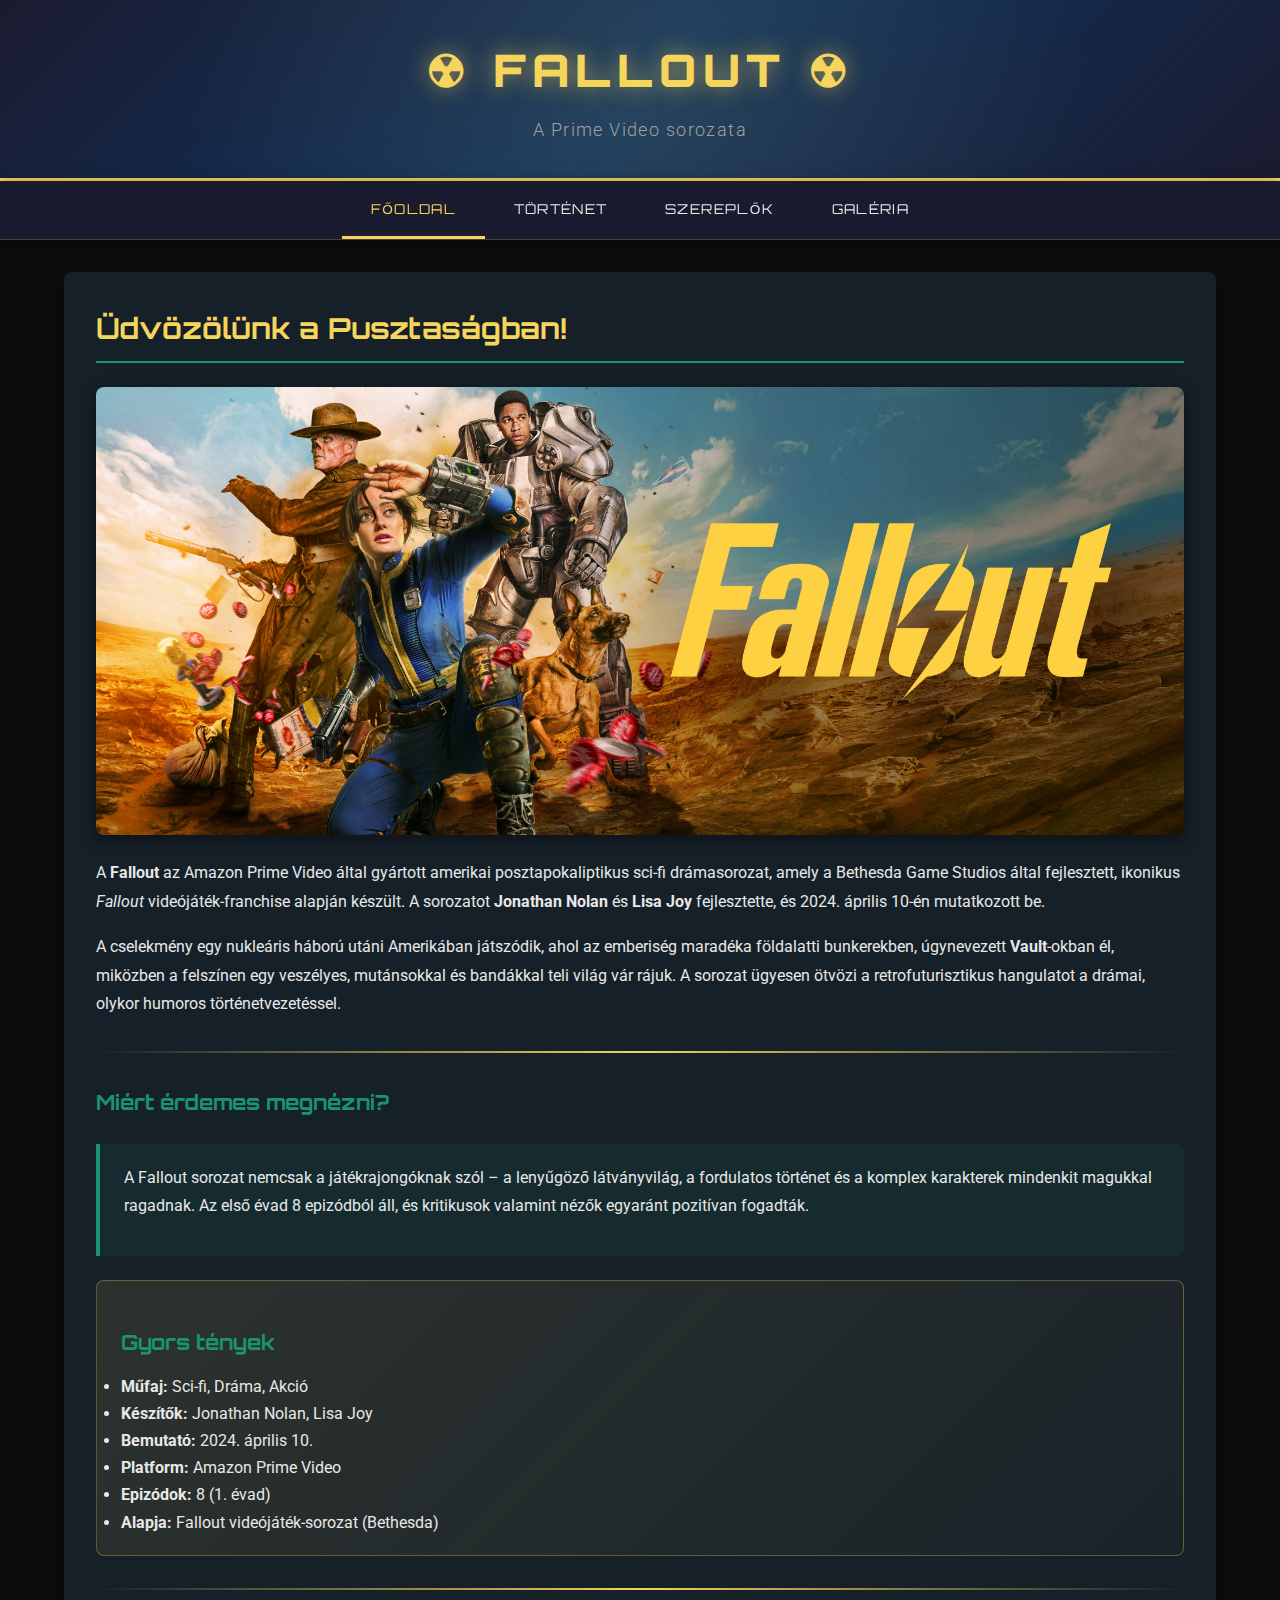
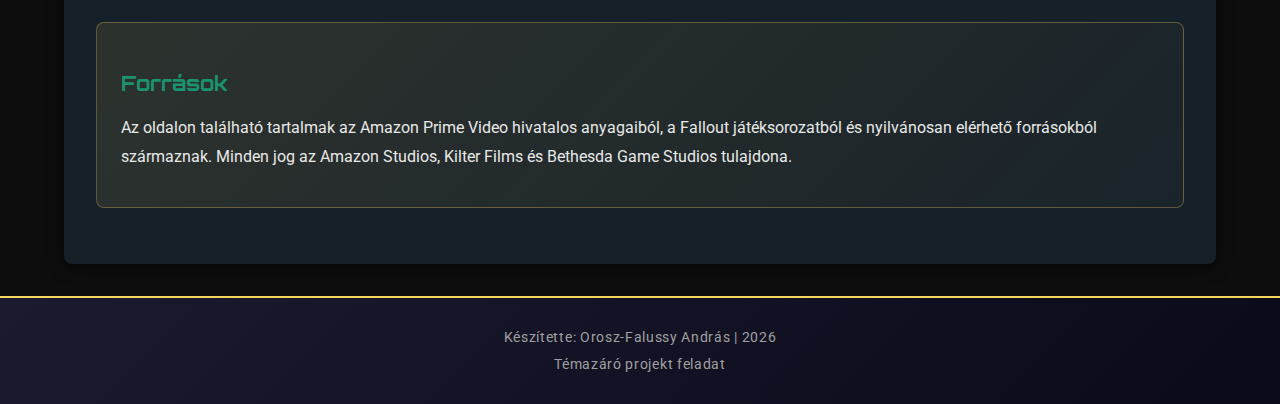
<file: index.html>
<!DOCTYPE html>
<html lang="hu">

<head>
    <meta charset="UTF-8">
    <meta name="viewport" content="width=device-width, initial-scale=1.0">
    <meta name="description"
        content="Fallout - Az Amazon Prime sorozat bemutató weboldala. Ismerd meg a posztapokaliptikus világot!">
    <title>Fallout – Amazon Prime Sorozat</title>
    <link rel="stylesheet" href="style.css">
</head>

<body>
    <div class="page-wrapper">

        <header>
            <h1>☢ FALLOUT ☢</h1>
            <p>A Prime Video sorozata</p>
        </header>

        <nav>
            <ul>
                <li><a href="index.html" class="active">Főoldal</a></li>
                <li>
                    <a href="tortenet.html">Történet</a>
                    <ul>
                        <li><a href="tortenet.html#bevezeto">Bevezető</a></li>
                        <li><a href="tortenet.html#epizodok">Epizódok</a></li>
                        <li><a href="tortenet.html#trailer">Trailer</a></li>
                    </ul>
                </li>
                <li>
                    <a href="szereplok.html">Szereplők</a>
                    <ul>
                        <li><a href="szereplok.html#fo-szereplok">Fő szereplők</a></li>
                        <li><a href="szereplok.html#mellekszereplok">Mellékszereplők</a></li>
                    </ul>
                </li>
                <li><a href="galeria.html">Galéria</a></li>
            </ul>
        </nav>

        <main>
            <h2>Üdvözölünk a Pusztaságban!</h2>

            <img src="kepek/hero.jpg" alt="Fallout sorozat borítókép" class="kep-center"
                style="width: 100%; max-height: 28rem; object-fit: cover;">

            <p>
                A <strong>Fallout</strong> az Amazon Prime Video által gyártott amerikai posztapokaliptikus
                sci-fi drámasorozat, amely a Bethesda Game Studios által fejlesztett, ikonikus
                <em>Fallout</em> videójáték-franchise alapján készült. A sorozatot <strong>Jonathan Nolan</strong>
                és <strong>Lisa Joy</strong> fejlesztette, és 2024. április 10-én mutatkozott be.
            </p>

            <p>
                A cselekmény egy nukleáris háború utáni Amerikában játszódik, ahol az emberiség
                maradéka földalatti bunkerekben, úgynevezett <strong>Vault</strong>-okban él, miközben
                a felszínen egy veszélyes, mutánsokkal és bandákkal teli világ vár rájuk.
                A sorozat ügyesen ötvözi a retrofuturisztikus hangulatot a drámai, olykor
                humoros történetvezetéssel.
            </p>

            <hr>

            <h3>Miért érdemes megnézni?</h3>

            <div class="info-box">
                <p>
                    A Fallout sorozat nemcsak a játékrajongóknak szól – a lenyűgöző látványvilág,
                    a fordulatos történet és a komplex karakterek mindenkit magukkal ragadnak.
                    Az első évad 8 epizódból áll, és kritikusok valamint nézők egyaránt pozitívan
                    fogadták.
                </p>
            </div>

            <div class="highlight-box">
                <h3>Gyors tények</h3>
                <ul>
                    <li><strong>Műfaj:</strong> Sci-fi, Dráma, Akció</li>
                    <li><strong>Készítők:</strong> Jonathan Nolan, Lisa Joy</li>
                    <li><strong>Bemutató:</strong> 2024. április 10.</li>
                    <li><strong>Platform:</strong> Amazon Prime Video</li>
                    <li><strong>Epizódok:</strong> 8 (1. évad)</li>
                    <li><strong>Alapja:</strong> Fallout videójáték-sorozat (Bethesda)</li>
                </ul>
            </div>

            <hr>

            <div class="highlight-box">
                <h3>Források</h3>
                <p>
                    Az oldalon található tartalmak az Amazon Prime Video hivatalos anyagaiból,
                    a Fallout játéksorozatból és nyilvánosan elérhető forrásokból származnak.
                    Minden jog az Amazon Studios, Kilter Films és Bethesda Game Studios tulajdona.
                </p>
            </div>

        </main>

        <footer>
            <p>Készítette: Orosz-Falussy András | 2026</p>
            <p>Témazáró projekt feladat</p>
        </footer>

    </div>
</body>

</html>
</file>
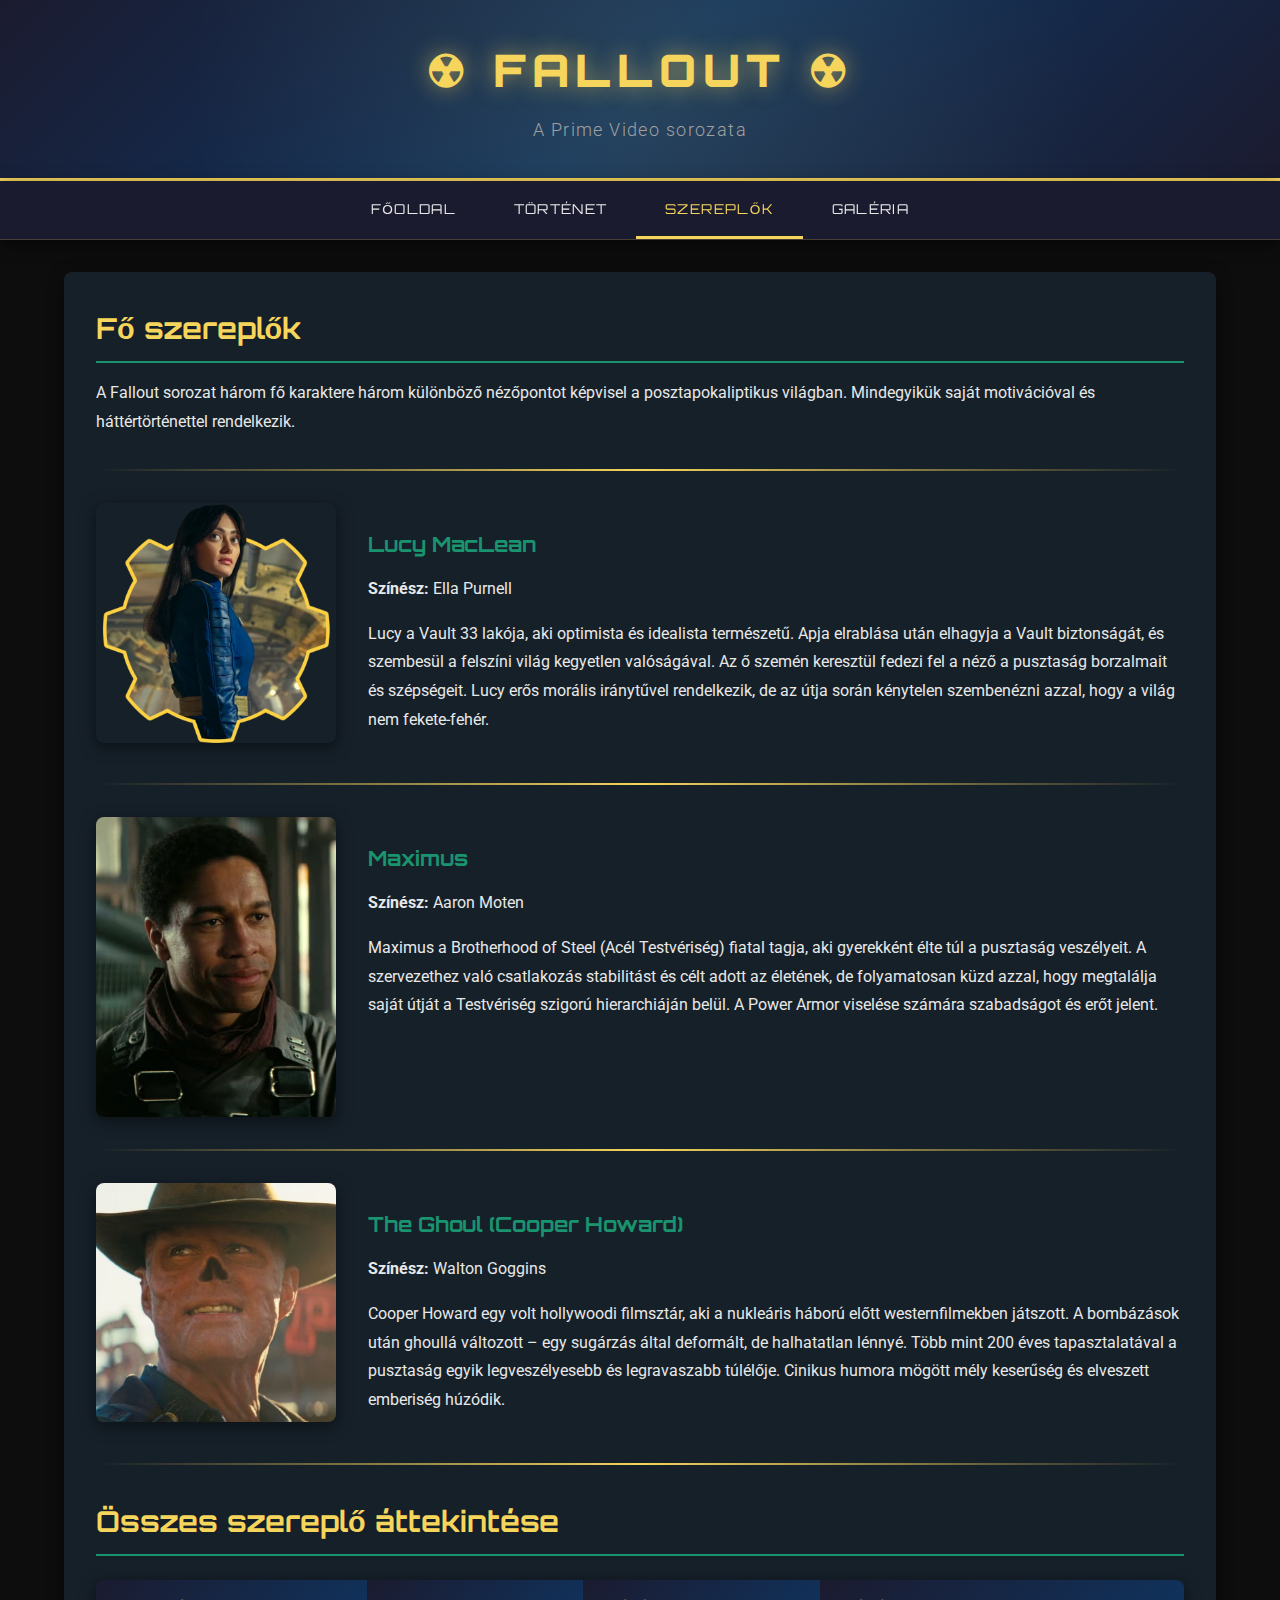
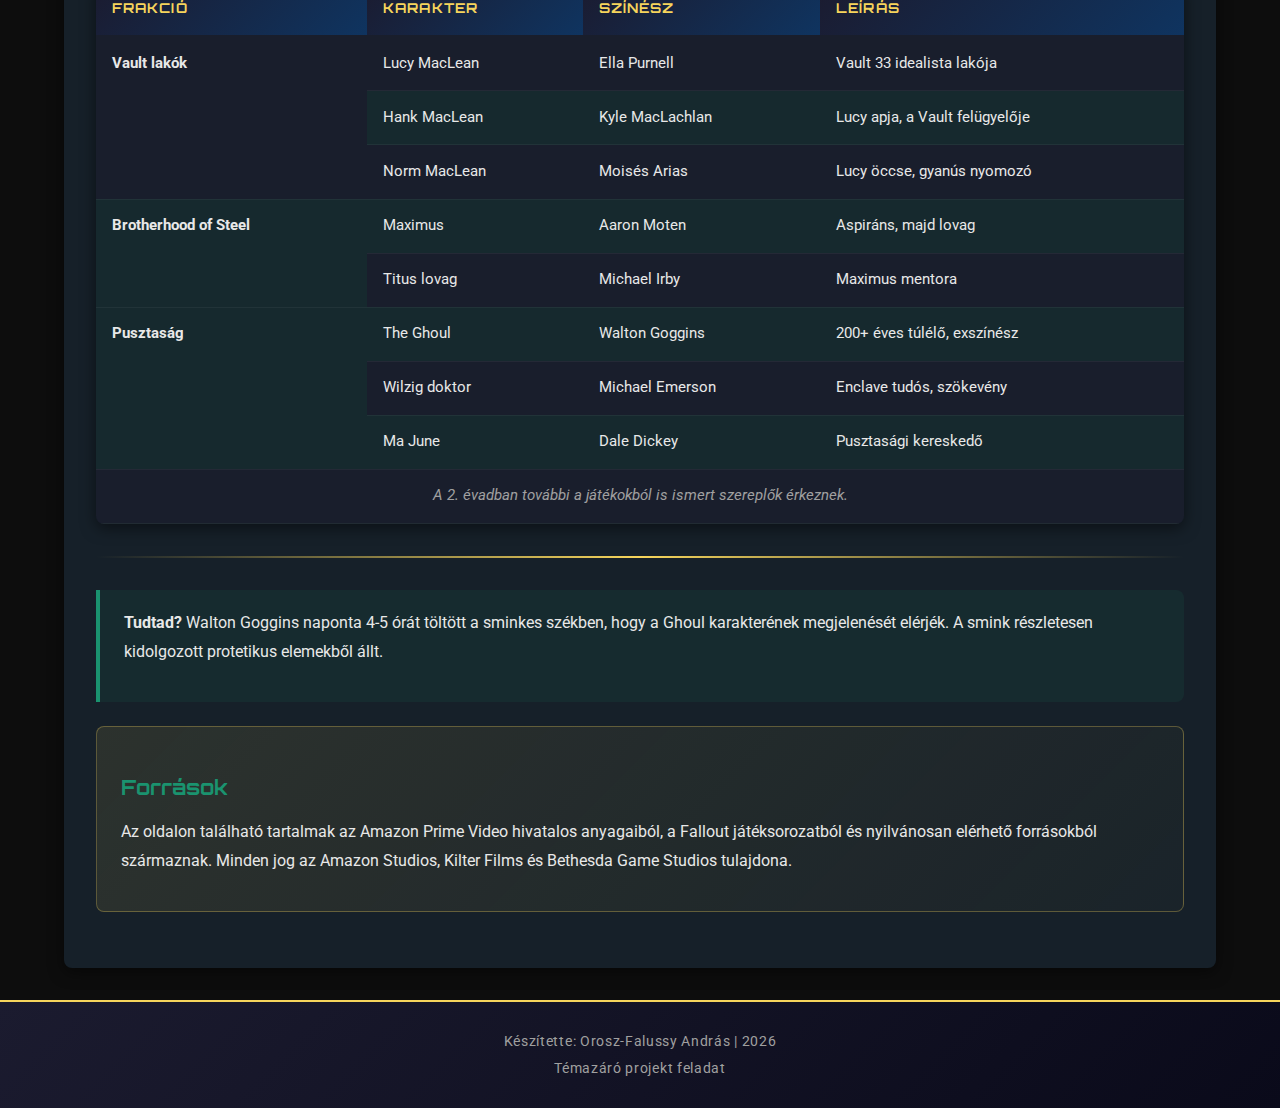
<file: szereplok.html>
<!DOCTYPE html>
<html lang="hu">

<head>
    <meta charset="UTF-8">
    <meta name="viewport" content="width=device-width, initial-scale=1.0">
    <meta name="description" content="A Fallout sorozat szereplői – Lucy, Maximus, The Ghoul és mások">
    <title>Szereplők – Fallout</title>
    <link rel="stylesheet" href="style.css">
</head>

<body>
    <div class="page-wrapper">

        <header>
            <h1>☢ FALLOUT ☢</h1>
            <p>A Prime Video sorozata</p>
        </header>

        <nav>
            <ul>
                <li><a href="index.html">Főoldal</a></li>
                <li>
                    <a href="tortenet.html">Történet</a>
                    <ul>
                        <li><a href="tortenet.html#bevezeto">Bevezető</a></li>
                        <li><a href="tortenet.html#epizodok">Epizódok</a></li>
                        <li><a href="tortenet.html#trailer">Trailer</a></li>
                    </ul>
                </li>
                <li>
                    <a href="szereplok.html" class="active">Szereplők</a>
                    <ul>
                        <li><a href="#fo-szereplok">Fő szereplők</a></li>
                        <li><a href="#mellekszereplok">Mellékszereplők</a></li>
                    </ul>
                </li>
                <li><a href="galeria.html">Galéria</a></li>
            </ul>
        </nav>

        <main>
            <h2 id="fo-szereplok">Fő szereplők</h2>

            <p>
                A Fallout sorozat három fő karaktere három különböző nézőpontot képvisel
                a posztapokaliptikus világban. Mindegyikük saját motivációval és háttértörténettel rendelkezik.
            </p>

            <hr>

            <div class="flex-section">
                <img src="kepek/lucy.png" alt="Lucy MacLean" width="240" height="320">
                <div class="text-content">
                    <h3>Lucy MacLean</h3>
                    <p><strong>Színész:</strong> Ella Purnell</p>
                    <p>
                        Lucy a Vault 33 lakója, aki optimista és idealista természetű. Apja
                        elrablása után elhagyja a Vault biztonságát, és szembesül a felszíni
                        világ kegyetlen valóságával. Az ő szemén keresztül fedezi fel a néző
                        a pusztaság borzalmait és szépségeit. Lucy erős morális iránytűvel rendelkezik,
                        de az útja során kénytelen szembenézni azzal, hogy a világ nem fekete-fehér.
                    </p>
                </div>
            </div>

            <hr>

            <div class="flex-section">
                <img src="kepek/maximus.png" alt="Maximus" width="240" height="320">
                <div class="text-content">
                    <h3>Maximus</h3>
                    <p><strong>Színész:</strong> Aaron Moten</p>
                    <p>
                        Maximus a Brotherhood of Steel (Acél Testvériség) fiatal tagja, aki
                        gyerekként élte túl a pusztaság veszélyeit. A szervezethez való csatlakozás
                        stabilitást és célt adott az életének, de folyamatosan küzd azzal, hogy
                        megtalálja saját útját a Testvériség szigorú hierarchiáján belül.
                        A Power Armor viselése számára szabadságot és erőt jelent.
                    </p>
                </div>
            </div>

            <hr>

            <div class="flex-section">
                <img src="kepek/ghoul.png" alt="The Ghoul" width="240" height="320">
                <div class="text-content">
                    <h3>The Ghoul (Cooper Howard)</h3>
                    <p><strong>Színész:</strong> Walton Goggins</p>
                    <p>
                        Cooper Howard egy volt hollywoodi filmsztár, aki a nukleáris háború
                        előtt westernfilmekben játszott. A bombázások után ghoullá változott –
                        egy sugárzás által deformált, de halhatatlan lénnyé. Több mint 200
                        éves tapasztalatával a pusztaság egyik legveszélyesebb és legravaszabb
                        túlélője. Cinikus humora mögött mély keserűség és elveszett emberiség húzódik.
                    </p>
                </div>
            </div>

            <hr>

            <h2 id="mellekszereplok">Összes szereplő áttekintése</h2>

            <table>
                <thead>
                    <tr>
                        <th>Frakció</th>
                        <th>Karakter</th>
                        <th>Színész</th>
                        <th>Leírás</th>
                    </tr>
                </thead>
                <tbody>
                    <tr>
                        <td rowspan="3"><strong>Vault lakók</strong></td>
                        <td>Lucy MacLean</td>
                        <td>Ella Purnell</td>
                        <td>Vault 33 idealista lakója</td>
                    </tr>
                    <tr>
                        <td>Hank MacLean</td>
                        <td>Kyle MacLachlan</td>
                        <td>Lucy apja, a Vault felügyelője</td>
                    </tr>
                    <tr>
                        <td>Norm MacLean</td>
                        <td>Moisés Arias</td>
                        <td>Lucy öccse, gyanús nyomozó</td>
                    </tr>

                    <tr>
                        <td rowspan="2"><strong>Brotherhood of Steel</strong></td>
                        <td>Maximus</td>
                        <td>Aaron Moten</td>
                        <td>Aspiráns, majd lovag</td>
                    </tr>
                    <tr>
                        <td>Titus lovag</td>
                        <td>Michael Irby</td>
                        <td>Maximus mentora</td>
                    </tr>

                    <tr>
                        <td rowspan="3"><strong>Pusztaság</strong></td>
                        <td>The Ghoul</td>
                        <td>Walton Goggins</td>
                        <td>200+ éves túlélő, exszínész</td>
                    </tr>
                    <tr>
                        <td>Wilzig doktor</td>
                        <td>Michael Emerson</td>
                        <td>Enclave tudós, szökevény</td>
                    </tr>
                    <tr>
                        <td>Ma June</td>
                        <td>Dale Dickey</td>
                        <td>Pusztasági kereskedő</td>
                    </tr>

                    <tr>
                        <td colspan="4" style="text-align: center; font-style: italic; color: var(--text-muted);">
                            A 2. évadban további a játékokból is ismert szereplők érkeznek.
                        </td>
                    </tr>
                </tbody>
            </table>

            <hr>

            <div class="info-box">
                <p>
                    <strong>Tudtad?</strong> Walton Goggins naponta 4-5 órát töltött a sminkes
                    székben, hogy a Ghoul karakterének megjelenését elérjék. A smink részletesen
                    kidolgozott protetikus elemekből állt.
                </p>
            </div>

            <div class="highlight-box">
                <h3>Források</h3>
                <p>
                    Az oldalon található tartalmak az Amazon Prime Video hivatalos anyagaiból,
                    a Fallout játéksorozatból és nyilvánosan elérhető forrásokból származnak.
                    Minden jog az Amazon Studios, Kilter Films és Bethesda Game Studios tulajdona.
                </p>
            </div>

        </main>

        <footer>
            <p>Készítette: Orosz-Falussy András | 2026</p>
            <p>Témazáró projekt feladat</p>
        </footer>

    </div>
</body>


</html>
</file>
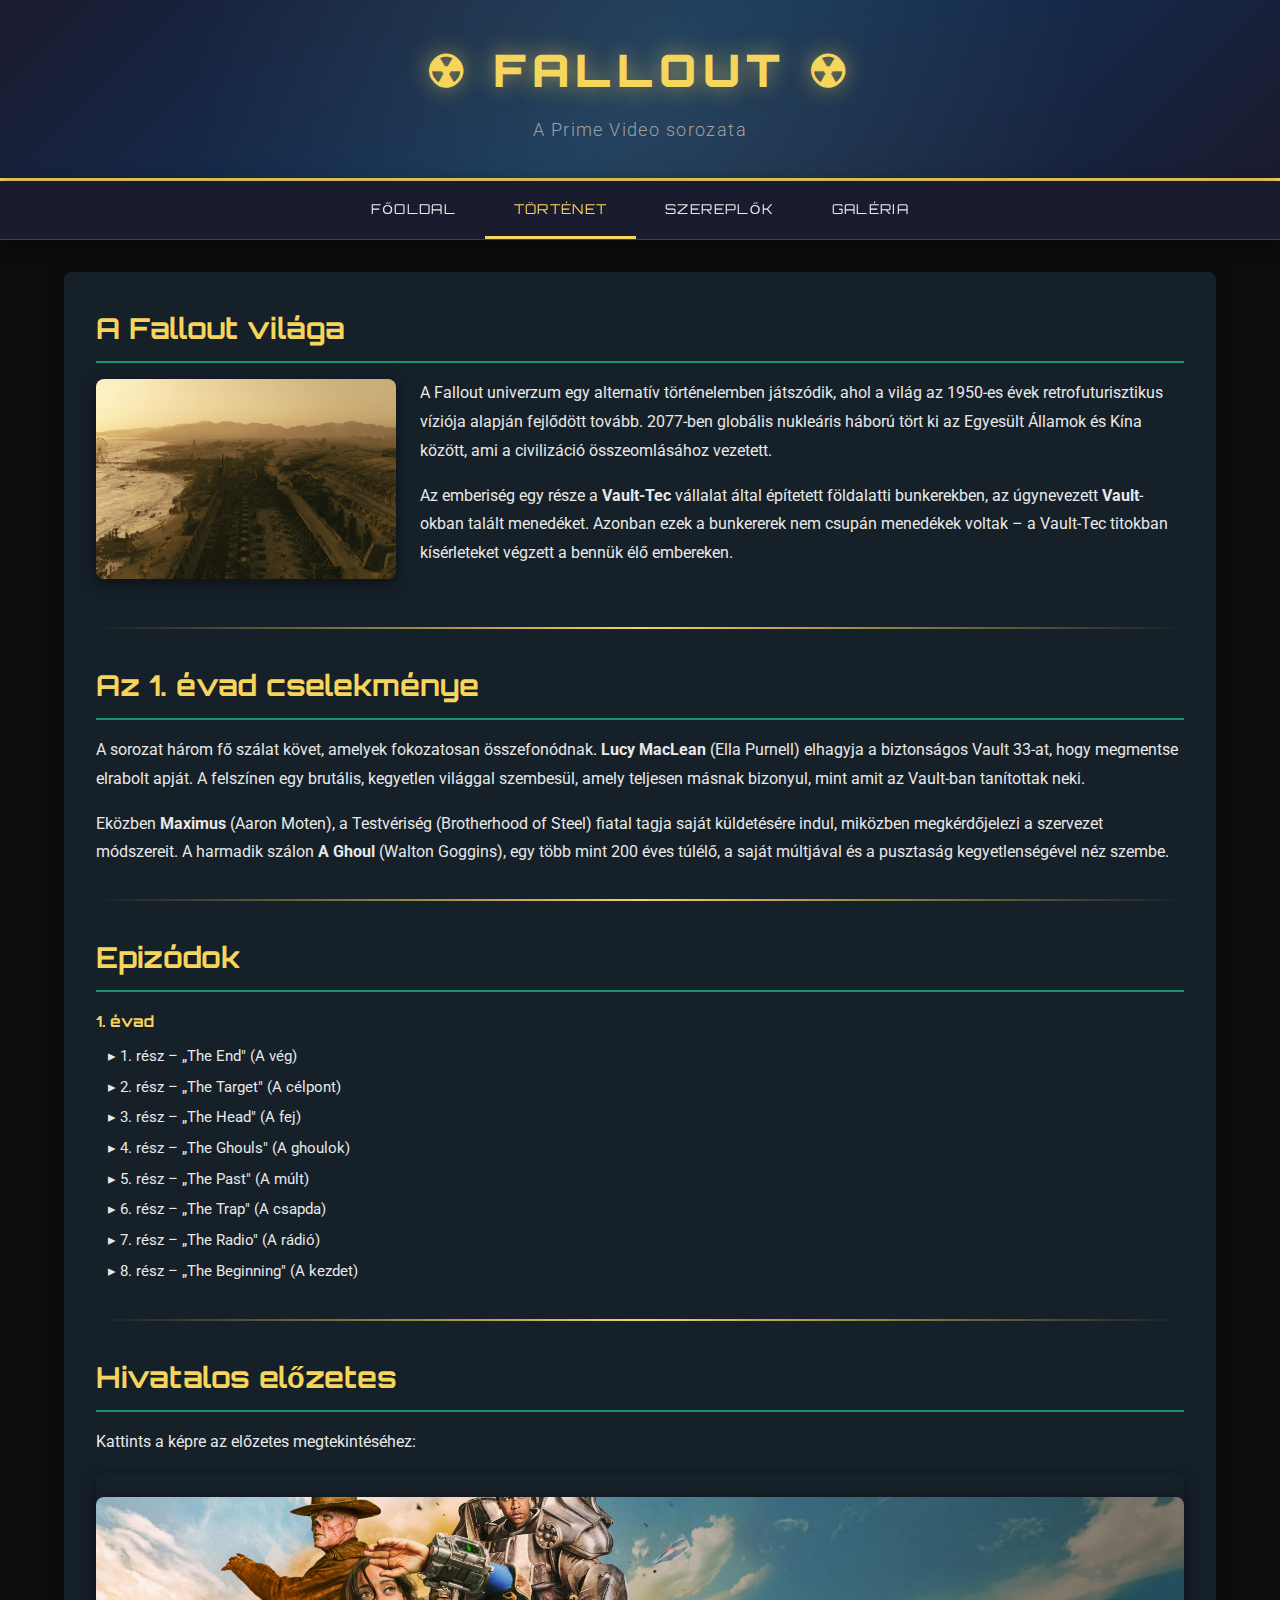
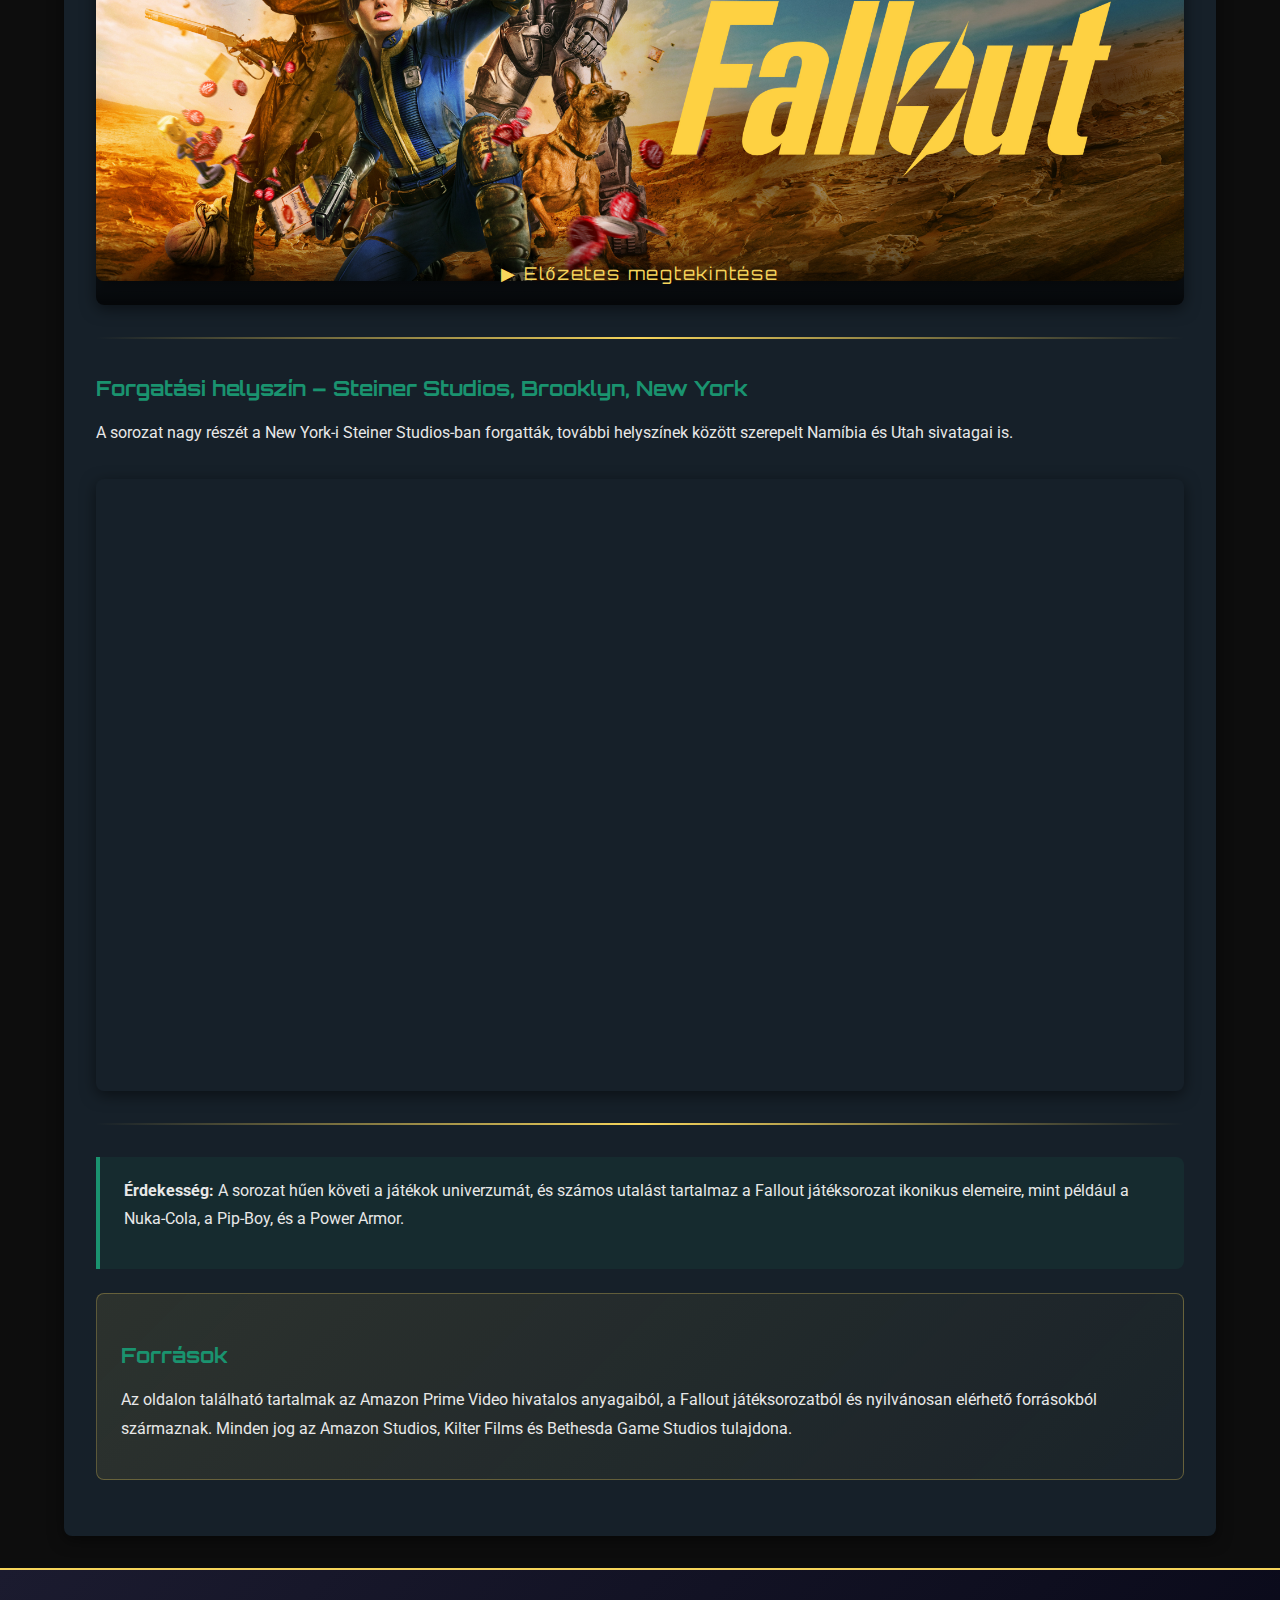
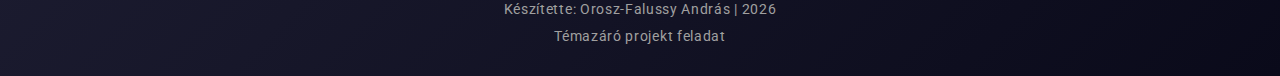
<file: tortenet.html>
<!DOCTYPE html>
<html lang="hu">

<head>
    <meta charset="UTF-8">
    <meta name="viewport" content="width=device-width, initial-scale=1.0">
    <meta name="description" content="A Fallout sorozat cselekménye és epizódjai – Amazon Prime Video">
    <title>Történet – Fallout</title>
    <link rel="stylesheet" href="style.css">
</head>

<body>
    <div class="page-wrapper">

        <header>
            <h1>☢ FALLOUT ☢</h1>
            <p>A Prime Video sorozata</p>
        </header>

        <nav>
            <ul>
                <li><a href="index.html">Főoldal</a></li>
                <li>
                    <a href="tortenet.html" class="active">Történet</a>
                    <ul>
                        <li><a href="#bevezeto">Bevezető</a></li>
                        <li><a href="#epizodok">Epizódok</a></li>
                        <li><a href="#trailer">Trailer</a></li>
                    </ul>
                </li>
                <li>
                    <a href="szereplok.html">Szereplők</a>
                    <ul>
                        <li><a href="szereplok.html#fo-szereplok">Fő szereplők</a></li>
                        <li><a href="szereplok.html#mellekszereplok">Mellékszereplők</a></li>
                    </ul>
                </li>
                <li><a href="galeria.html">Galéria</a></li>
            </ul>
        </nav>

        <main>
            <h2 id="bevezeto">A Fallout világa</h2>

            <div class="clearfix">
                <img src="kepek/pusztasag.jpg" alt="Fallout pusztaság" class="kep-balra" width="300" height="200">

                <p>
                    A Fallout univerzum egy alternatív történelemben játszódik, ahol a világ az 1950-es évek
                    retrofuturisztikus víziója alapján fejlődött tovább. 2077-ben globális nukleáris háború
                    tört ki az Egyesült Államok és Kína között, ami a civilizáció összeomlásához vezetett.
                </p>

                <p>
                    Az emberiség egy része a <strong>Vault-Tec</strong> vállalat által építetett földalatti
                    bunkerekben, az úgynevezett <strong>Vault</strong>-okban talált menedéket. Azonban ezek
                    a bunkererek nem csupán menedékek voltak – a Vault-Tec titokban kísérleteket végzett
                    a bennük élő embereken.
                </p>
            </div>

            <hr>

            <h2>Az 1. évad cselekménye</h2>

            <p>
                A sorozat három fő szálat követ, amelyek fokozatosan összefonódnak. <strong>Lucy MacLean</strong>
                (Ella Purnell) elhagyja a biztonságos Vault 33-at, hogy megmentse elrabolt apját.
                A felszínen egy brutális, kegyetlen világgal szembesül, amely teljesen másnak
                bizonyul, mint amit az Vault-ban tanítottak neki.
            </p>

            <p>
                Eközben <strong>Maximus</strong> (Aaron Moten), a Testvériség (Brotherhood of Steel)
                fiatal tagja saját küldetésére indul, miközben megkérdőjelezi a szervezet
                módszereit. A harmadik szálon <strong>A Ghoul</strong> (Walton Goggins), egy több
                mint 200 éves túlélő, a saját múltjával és a pusztaság kegyetlenségével néz szembe.
            </p>

            <hr>

            <h2 id="epizodok">Epizódok</h2>

            <div class="lista-container">
                <ol>
                    <li>
                        <ul>
                            <li>1. rész – „The End" (A vég)</li>
                            <li>2. rész – „The Target" (A célpont)</li>
                            <li>3. rész – „The Head" (A fej)</li>
                            <li>4. rész – „The Ghouls" (A ghoulok)</li>
                            <li>5. rész – „The Past" (A múlt)</li>
                            <li>6. rész – „The Trap" (A csapda)</li>
                            <li>7. rész – „The Radio" (A rádió)</li>
                            <li>8. rész – „The Beginning" (A kezdet)</li>
                        </ul>
                    </li>
                </ol>
            </div>

            <hr>

            <h2 id="trailer">Hivatalos előzetes</h2>

            <p>Kattints a képre az előzetes megtekintéséhez:</p>

            <a href="https://www.youtube.com/watch?v=0kQ8i2FpRDk" target="_blank" class="trailer-link">
                <img src="kepek/hero.jpg" alt="Fallout – Hivatalos Trailer" class="kep-center"
                    style="width: 100%; max-height: 24rem; object-fit: cover;">
                <div class="trailer-play">▶ Előzetes megtekintése</div>
            </a>

            <hr>

            <h3>Forgatási helyszín – Steiner Studios, Brooklyn, New York</h3>
            <p>A sorozat nagy részét a New York-i Steiner Studios-ban forgatták, további helyszínek között
                szerepelt Namíbia és Utah sivatagai is.</p>

            <div class="video-container">
                <iframe
                    src="https://www.google.com/maps/embed?pb=!1m18!1m12!1m3!1d3027.2!2d-73.972!3d40.6652!2m3!1f0!2f0!3f0!3m2!1i1024!2i768!4f13.1!3m3!1m2!1s0x89c25a4b7e3b8e5d%3A0x6e3b8e5d7e3b8e5d!2sSteiner%20Studios!5e0!3m2!1sen!2sus!4v1700000000000"
                    title="Fallout forgatási helyszín – Steiner Studios" allowfullscreen loading="lazy">
                </iframe>
            </div>

            <hr>

            <div class="info-box">
                <p>
                    <strong>Érdekesség:</strong> A sorozat hűen követi a játékok univerzumát, és számos
                    utalást tartalmaz a Fallout játéksorozat ikonikus elemeire, mint például a Nuka-Cola,
                    a Pip-Boy, és a Power Armor.
                </p>
            </div>

            <div class="highlight-box">
                <h3>Források</h3>
                <p>
                    Az oldalon található tartalmak az Amazon Prime Video hivatalos anyagaiból,
                    a Fallout játéksorozatból és nyilvánosan elérhető forrásokból származnak.
                    Minden jog az Amazon Studios, Kilter Films és Bethesda Game Studios tulajdona.
                </p>
            </div>
        </main>

        <footer>
            <p>Készítette: Orosz-Falussy András | 2026</p>
            <p>Témazáró projekt feladat</p>
        </footer>

    </div>
</body>

</html>
</file>
<file: style.css>
@import url('https://fonts.googleapis.com/css2?family=Orbitron:wght@400;700;900&family=Roboto:wght@300;400;700&display=swap');

:root {
    --primary: #1B1B2F;
    --secondary: #1A936F;
    --accent: #F6D55C;
    --bg: #0D0D0D;
    --bg-light: #162029;
    --text: #E8E8E8;
    --text-muted: #A0A0A0;
    --danger: #C44536;
    --shadow: 0 4px 15px rgba(0, 0, 0, 0.5);
    --shadow-hover: 0 8px 25px rgba(246, 213, 92, 0.3);
    --font-heading: 'Orbitron', sans-serif;
    --font-body: 'Roboto', sans-serif;
    --border-radius: 8px;
    --transition-speed: 0.3s;
}

* {
    margin: 0;
    padding: 0;
    box-sizing: border-box;
}

html {
    font-size: 16px;
    scroll-behavior: smooth;
}

body {
    font-family: var(--font-body);
    background-color: var(--bg);
    color: var(--text);
    line-height: 1.7;
    min-height: 100vh;
}

.page-wrapper {
    display: grid;
    grid-template-rows: auto auto 1fr auto;
    grid-template-columns: 1fr;
    min-height: 100vh;
}

header {
    background: linear-gradient(135deg, var(--primary) 0%, #0f3460 50%, var(--primary) 100%);
    padding: 2rem 1rem;
    text-align: center;
    position: relative;
    overflow: hidden;
    border-bottom: 3px solid var(--accent);
}

header::before {
    content: '';
    position: absolute;
    top: 0;
    left: 0;
    width: 100%;
    height: 100%;
    background: radial-gradient(circle at 50% 50%, rgba(246, 213, 92, 0.1) 0%, transparent 70%);
    animation: headerPulse 4s ease-in-out infinite;
}

header h1 {
    font-family: var(--font-heading);
    font-size: 2.8rem;
    font-weight: 900;
    color: var(--accent);
    text-shadow: 0 0 20px rgba(246, 213, 92, 0.5), 0 0 40px rgba(246, 213, 92, 0.2);
    letter-spacing: 0.15em;
    position: relative;
    z-index: 1;
    animation: titleGlow 3s ease-in-out infinite alternate;
}

header p {
    font-family: var(--font-body);
    font-size: 1.1rem;
    color: var(--text-muted);
    margin-top: 0.5rem;
    position: relative;
    z-index: 1;
    font-weight: 300;
    letter-spacing: 0.08em;
}

@keyframes headerPulse {

    0%,
    100% {
        opacity: 0.5;
        transform: scale(1);
    }

    50% {
        opacity: 1;
        transform: scale(1.05);
    }
}

@keyframes titleGlow {
    0% {
        text-shadow: 0 0 20px rgba(246, 213, 92, 0.5), 0 0 40px rgba(246, 213, 92, 0.2);
    }

    100% {
        text-shadow: 0 0 30px rgba(246, 213, 92, 0.8), 0 0 60px rgba(246, 213, 92, 0.4), 0 0 80px rgba(246, 213, 92, 0.2);
    }
}

nav {
    background-color: var(--primary);
    position: sticky;
    top: 0;
    z-index: 1000;
    box-shadow: var(--shadow);
    border-bottom: 1px solid rgba(246, 213, 92, 0.2);
}

nav ul {
    list-style: none;
    display: flex;
    justify-content: center;
    padding: 0;
    margin: 0;
}

nav>ul>li {
    position: relative;
}

nav ul li a {
    display: block;
    padding: 1rem 1.8rem;
    color: var(--text);
    text-decoration: none;
    font-family: var(--font-heading);
    font-size: 0.85rem;
    letter-spacing: 0.1em;
    text-transform: uppercase;
    transition: background-color var(--transition-speed), color var(--transition-speed);
}

nav ul li a:hover {
    background-color: var(--secondary);
    color: var(--bg);
}

nav ul li a:visited {
    color: var(--text-muted);
}

nav ul li a:hover {
    color: var(--bg);
}

nav ul li a.active {
    border-bottom: 3px solid var(--accent);
    color: var(--accent);
}

nav ul li ul {
    display: block;
    position: absolute;
    top: 100%;
    left: 0;
    background-color: var(--primary);
    min-width: 12.5rem;
    box-shadow: var(--shadow);
    border-top: 2px solid var(--accent);
    opacity: 0;
    visibility: hidden;
    transform: translateY(-10px);
    transition: opacity var(--transition-speed) ease,
        visibility var(--transition-speed) ease,
        transform var(--transition-speed) ease;
    z-index: 999;
}

nav ul li:hover>ul {
    opacity: 1;
    visibility: visible;
    transform: translateY(0);
}

nav ul li ul li a {
    padding: 0.75rem 1.5rem;
    font-size: 0.8rem;
    border-bottom: 1px solid rgba(255, 255, 255, 0.05);
}

nav ul li ul li a:hover {
    background-color: rgba(26, 147, 111, 0.8);
    padding-left: 2rem;
}

main {
    max-width: 75rem;
    width: 90%;
    margin: 2rem auto;
    padding: 2rem;
    background-color: var(--bg-light);
    border-radius: var(--border-radius);
    box-shadow: var(--shadow);
}

h1,
h2,
h3,
h4 {
    font-family: var(--font-heading);
    color: var(--accent);
}

main h2 {
    font-size: 1.8rem;
    margin-bottom: 1rem;
    padding-bottom: 0.5rem;
    border-bottom: 2px solid var(--secondary);
}

main h3 {
    font-size: 1.3rem;
    margin: 1.5rem 0 0.8rem;
    color: var(--secondary);
}

main p {
    margin-bottom: 1rem;
    font-size: 1rem;
    line-height: 1.8;
    color: var(--text);
}

hr {
    border: none;
    height: 2px;
    background: linear-gradient(to right, transparent, var(--accent), transparent);
    margin: 2rem 0;
}

.kep-balra {
    float: left;
    margin: 0 1.5rem 1rem 0;
    max-width: 18.75rem;
    border-radius: var(--border-radius);
    box-shadow: var(--shadow);
    transition: box-shadow var(--transition-speed);
}

.kep-jobbra {
    float: right;
    margin: 0 0 1rem 1.5rem;
    max-width: 18.75rem;
    border-radius: var(--border-radius);
    box-shadow: var(--shadow);
    transition: box-shadow var(--transition-speed);
}

.kep-balra:hover,
.kep-jobbra:hover {
    box-shadow: var(--shadow-hover);
}

.kep-center {
    display: block;
    margin: 1.5rem auto;
    max-width: 100%;
    border-radius: var(--border-radius);
    box-shadow: var(--shadow);
}

.clearfix::after {
    content: '';
    display: table;
    clear: both;
}

a {
    color: var(--secondary);
    text-decoration: none;
    transition: color var(--transition-speed);
}

a:hover {
    color: var(--accent);
    text-decoration: underline;
}

a:visited {
    color: #6c9a8b;
}

a:active {
    color: var(--danger);
}

table {
    width: 100%;
    border-collapse: collapse;
    margin: 1.5rem 0;
    font-size: 0.95rem;
    box-shadow: var(--shadow);
    border-radius: var(--border-radius);
    overflow: hidden;
}

table thead th {
    background: linear-gradient(135deg, var(--primary), #0f3460);
    color: var(--accent);
    font-family: var(--font-heading);
    font-size: 0.85rem;
    letter-spacing: 0.08em;
    padding: 1rem;
    text-align: left;
    text-transform: uppercase;
}

table tbody td {
    padding: 0.85rem 1rem;
    border-bottom: 1px solid rgba(255, 255, 255, 0.05);
    vertical-align: top;
}

table tbody tr:nth-child(even) {
    background-color: rgba(26, 147, 111, 0.08);
}

table tbody tr:nth-child(odd) {
    background-color: rgba(27, 27, 47, 0.5);
}

table tbody tr:hover {
    background-color: rgba(26, 147, 111, 0.2);
    transition: background-color var(--transition-speed);
}

table tbody tr:first-child td {
    padding-top: 1rem;
}

.lista-container ul,
.lista-container ol {
    margin-left: 1.5rem;
    margin-bottom: 0.5rem;
}

.lista-container>ol {
    margin-left: 0;
    counter-reset: season;
}

.lista-container>ol>li {
    font-weight: 700;
    color: var(--accent);
    margin-bottom: 0.8rem;
    list-style: none;
    counter-increment: season;
}

.lista-container>ol>li::before {
    content: counter(season) ". évad";
    font-family: var(--font-heading);
    font-size: 0.95rem;
    margin-right: 0.5rem;
}

.lista-container>ol>li>ul {
    margin-top: 0.4rem;
}

.lista-container>ol>li>ul>li {
    font-weight: 400;
    color: var(--text);
    font-size: 0.95rem;
    list-style-type: "▸ ";
    padding: 0.15rem 0;
}

.video-container {
    position: relative;
    width: 100%;
    padding-bottom: 56.25%;
    margin: 2rem 0;
    border-radius: var(--border-radius);
    overflow: hidden;
    box-shadow: var(--shadow);
}

.video-container iframe {
    position: absolute;
    top: 0;
    left: 0;
    width: 100%;
    height: 100%;
    border: none;
}

.gallery {
    display: flex;
    flex-wrap: wrap;
    gap: 1.2rem;
    justify-content: center;
    padding: 1rem 0;
}

.gallery-item {
    flex: 1 1 18rem;
    max-width: 22rem;
    background-color: var(--primary);
    border-radius: var(--border-radius);
    overflow: hidden;
    box-shadow: var(--shadow);
    transition: transform var(--transition-speed), box-shadow var(--transition-speed);
    cursor: pointer;
}

.gallery-item:hover {
    transform: translateY(-5px) scale(1.02);
    box-shadow: var(--shadow-hover);
}

.gallery-item img {
    width: 100%;
    height: 14rem;
    object-fit: cover;
    display: block;
    transition: opacity var(--transition-speed);
}

.gallery-item:hover img {
    opacity: 0.85;
}

.gallery-item .caption {
    padding: 0.8rem 1rem;
    font-size: 0.9rem;
    color: var(--text-muted);
    text-align: center;
    font-family: var(--font-heading);
    font-size: 0.75rem;
    letter-spacing: 0.05em;
}

.flex-section {
    display: flex;
    gap: 2rem;
    align-items: flex-start;
    margin: 1.5rem 0;
}

.flex-section img {
    width: 15rem;
    height: auto;
    border-radius: var(--border-radius);
    box-shadow: var(--shadow);
    flex-shrink: 0;
}

.flex-section .text-content {
    flex: 1;
}

footer {
    background: linear-gradient(135deg, var(--primary), #0a0a1a);
    text-align: center;
    padding: 1.5rem;
    border-top: 2px solid var(--accent);
    font-size: 0.85rem;
    color: var(--text-muted);
    letter-spacing: 0.05em;
}

footer p {
    margin: 0.25rem 0;
}

footer a {
    color: var(--accent);
}

.info-box {
    background-color: rgba(26, 147, 111, 0.1);
    border-left: 4px solid var(--secondary);
    padding: 1.2rem 1.5rem;
    margin: 1.5rem 0;
    border-radius: 0 var(--border-radius) var(--border-radius) 0;
}

.highlight-box {
    background: linear-gradient(135deg, rgba(246, 213, 92, 0.1), rgba(246, 213, 92, 0.02));
    border: 1px solid rgba(246, 213, 92, 0.3);
    padding: 1.2rem 1.5rem;
    margin: 1.5rem 0;
    border-radius: var(--border-radius);
}

.trailer-link {
    display: block;
    position: relative;
    text-decoration: none;
    border-radius: var(--border-radius);
    overflow: hidden;
    box-shadow: var(--shadow);
    transition: box-shadow var(--transition-speed), transform var(--transition-speed);
}

.trailer-link:hover {
    box-shadow: var(--shadow-hover);
    transform: scale(1.01);
    text-decoration: none;
}

.trailer-link:hover img {
    opacity: 0.7;
}

.trailer-play {
    position: absolute;
    bottom: 0;
    left: 0;
    width: 100%;
    background: linear-gradient(transparent, rgba(0, 0, 0, 0.8));
    color: var(--accent);
    font-family: var(--font-heading);
    font-size: 1.1rem;
    letter-spacing: 0.1em;
    text-align: center;
    padding: 2rem 1rem 1rem;
    transition: padding var(--transition-speed);
}

.trailer-link:hover .trailer-play {
    padding-bottom: 1.5rem;
}

@media screen and (max-width: 1024px) {
    header h1 {
        font-size: 2.2rem;
    }

    main {
        width: 95%;
        padding: 1.5rem;
    }

    nav ul li a {
        padding: 0.8rem 1.2rem;
        font-size: 0.78rem;
    }

    .flex-section {
        flex-direction: column;
        align-items: center;
    }

    .flex-section img {
        width: 100%;
        max-width: 25rem;
    }

    .gallery-item {
        flex: 1 1 15rem;
    }
}

@media screen and (max-width: 768px) {
    html {
        font-size: 14px;
    }

    header h1 {
        font-size: 1.6rem;
        letter-spacing: 0.08em;
    }

    header p {
        font-size: 0.9rem;
    }

    nav ul {
        flex-direction: column;
        align-items: stretch;
    }

    nav ul li a {
        padding: 0.75rem 1rem;
        text-align: center;
        border-bottom: 1px solid rgba(255, 255, 255, 0.05);
    }

    nav ul li ul {
        position: static;
        opacity: 1;
        visibility: visible;
        transform: none;
        box-shadow: none;
        border-top: none;
        background-color: rgba(27, 27, 47, 0.8);
    }

    nav ul li ul li a {
        padding-left: 2rem;
        font-size: 0.75rem;
    }

    main {
        width: 98%;
        padding: 1rem;
        margin: 1rem auto;
    }

    main h2 {
        font-size: 1.4rem;
    }

    .kep-balra,
    .kep-jobbra {
        float: none;
        display: block;
        margin: 1rem auto;
        max-width: 100%;
    }

    table {
        font-size: 0.8rem;
    }

    table thead th,
    table tbody td {
        padding: 0.6rem;
    }

    .gallery-item {
        flex: 1 1 100%;
        max-width: 100%;
    }

    .flex-section {
        flex-direction: column;
    }

    .flex-section img {
        width: 100%;
    }

    .video-container {
        margin: 1rem 0;
    }
}

@media screen and (min-width: 1025px) {
    main {
        max-width: 75rem;
    }

    .gallery-item {
        flex: 1 1 18rem;
        max-width: 22rem;
    }
}

.lightbox {
    position: fixed;
    top: 0;
    left: 0;
    width: 100%;
    height: 100%;
    background-color: rgba(0, 0, 0, 0.92);
    z-index: 2000;
    display: flex;
    align-items: center;
    justify-content: center;
    opacity: 0;
    visibility: hidden;
    transition: opacity 0.4s ease, visibility 0.4s ease;
}

.lightbox:target {
    opacity: 1;
    visibility: visible;
}

.lightbox-content {
    position: relative;
    max-width: 90vw;
    max-height: 90vh;
    display: flex;
    align-items: center;
    justify-content: center;
}

.lightbox-content img {
    max-width: 80vw;
    max-height: 80vh;
    object-fit: contain;
    border-radius: var(--border-radius);
    box-shadow: 0 0 40px rgba(246, 213, 92, 0.2);
    display: block;
}

.lightbox-close {
    position: fixed;
    top: 1.5rem;
    right: 2rem;
    font-size: 3rem;
    color: var(--text);
    text-decoration: none;
    z-index: 2100;
    line-height: 1;
    transition: color var(--transition-speed), transform var(--transition-speed);
}

.lightbox-close:hover {
    color: var(--accent);
    transform: scale(1.2);
    text-decoration: none;
}

.lightbox-close:visited {
    color: var(--text);
}

.lightbox-prev,
.lightbox-next {
    position: fixed;
    top: 50%;
    transform: translateY(-50%);
    font-size: 3rem;
    color: var(--text);
    text-decoration: none;
    z-index: 2100;
    padding: 1rem;
    transition: color var(--transition-speed), background-color var(--transition-speed);
    border-radius: 50%;
    width: 3.5rem;
    height: 3.5rem;
    display: flex;
    align-items: center;
    justify-content: center;
    line-height: 1;
}

.lightbox-prev {
    left: 1.5rem;
}

.lightbox-next {
    right: 1.5rem;
}

.lightbox-prev:hover,
.lightbox-next:hover {
    color: var(--accent);
    background-color: rgba(246, 213, 92, 0.15);
    text-decoration: none;
}

.lightbox-prev:visited,
.lightbox-next:visited {
    color: var(--text);
}

.lightbox-caption {
    position: fixed;
    bottom: 2rem;
    left: 50%;
    transform: translateX(-50%);
    color: var(--text-muted);
    font-family: var(--font-heading);
    font-size: 0.85rem;
    letter-spacing: 0.08em;
    text-align: center;
    background-color: rgba(0, 0, 0, 0.6);
    padding: 0.6rem 1.5rem;
    border-radius: var(--border-radius);
    white-space: nowrap;
}

.gallery-item a {
    display: block;
    text-decoration: none;
}

.gallery-item a:hover {
    text-decoration: none;
}

@media screen and (max-width: 768px) {
    .lightbox-content img {
        max-width: 95vw;
        max-height: 70vh;
    }

    .lightbox-prev,
    .lightbox-next {
        font-size: 2rem;
        width: 2.5rem;
        height: 2.5rem;
        padding: 0.5rem;
    }

    .lightbox-prev {
        left: 0.5rem;
    }

    .lightbox-next {
        right: 0.5rem;
    }

    .lightbox-close {
        top: 1rem;
        right: 1rem;
        font-size: 2.5rem;
    }

    .lightbox-caption {
        font-size: 0.7rem;
        bottom: 1rem;
        padding: 0.4rem 1rem;
    }
}
</file>
